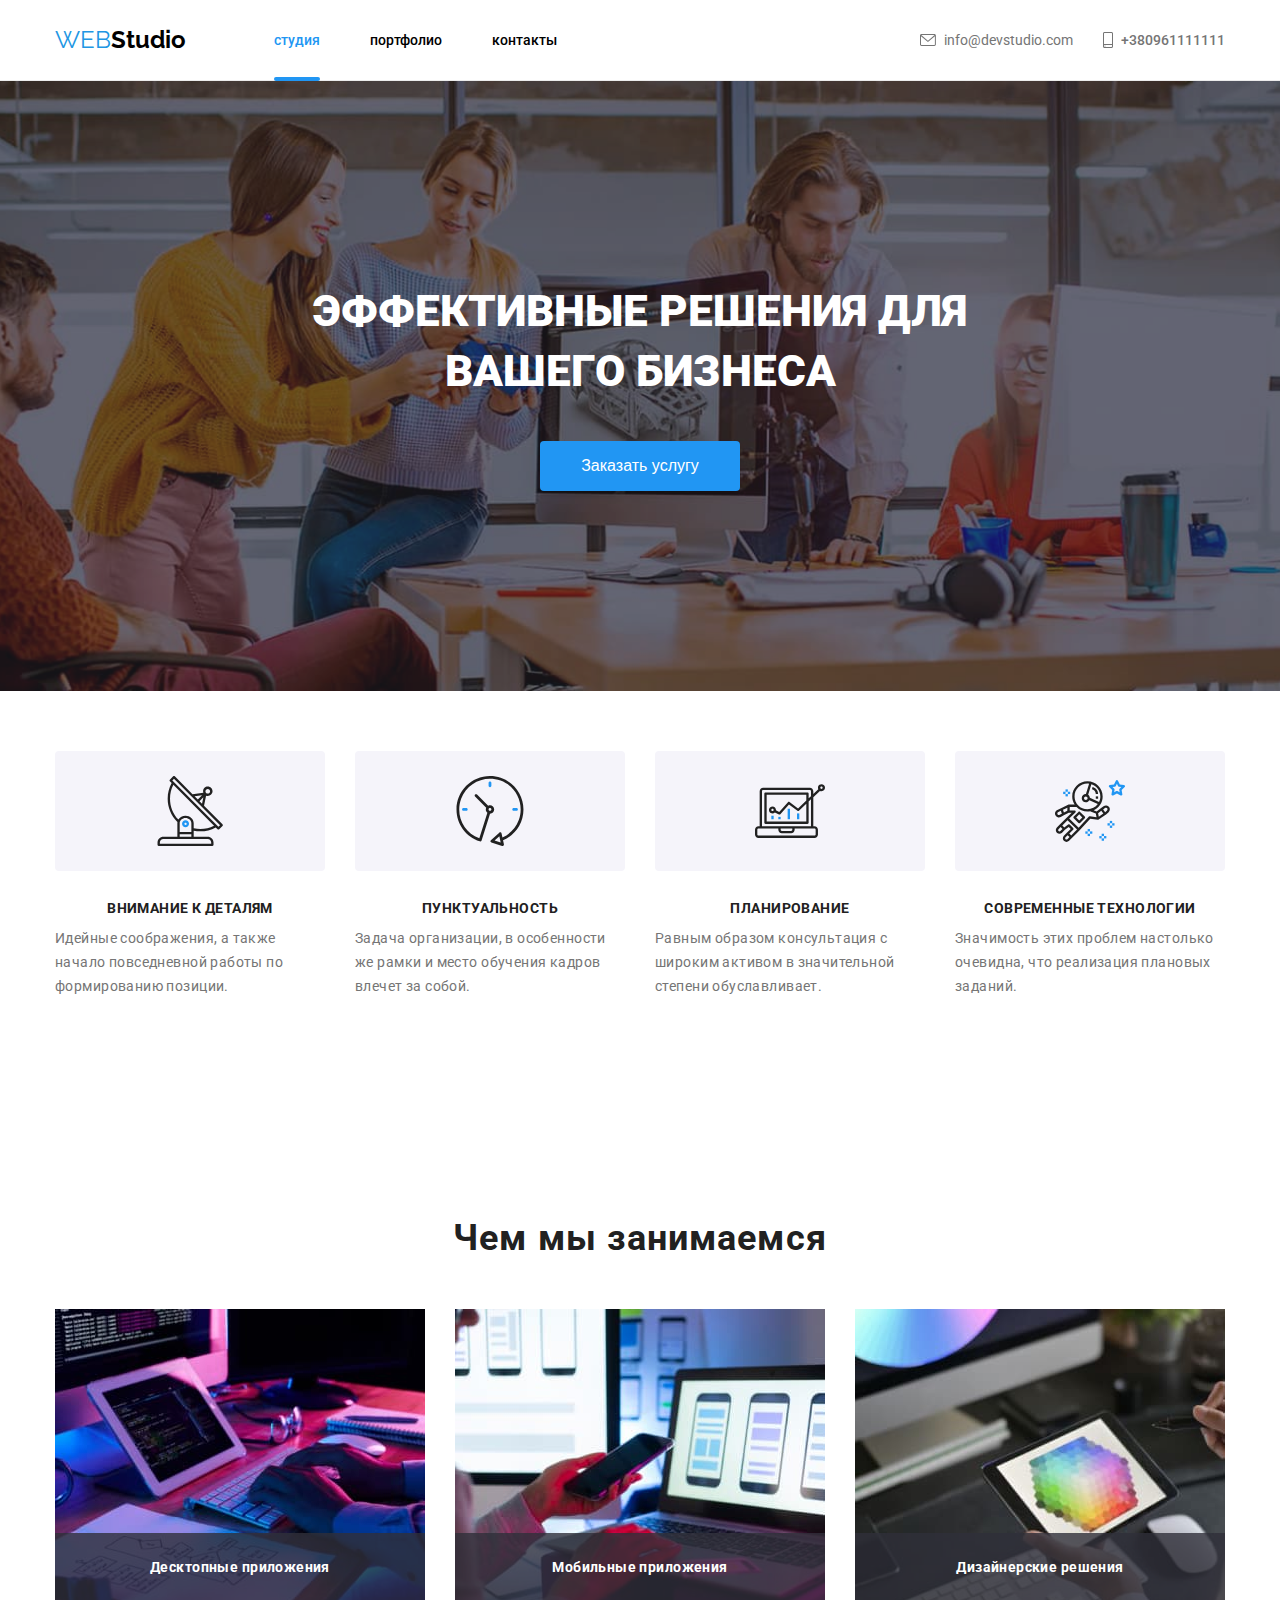
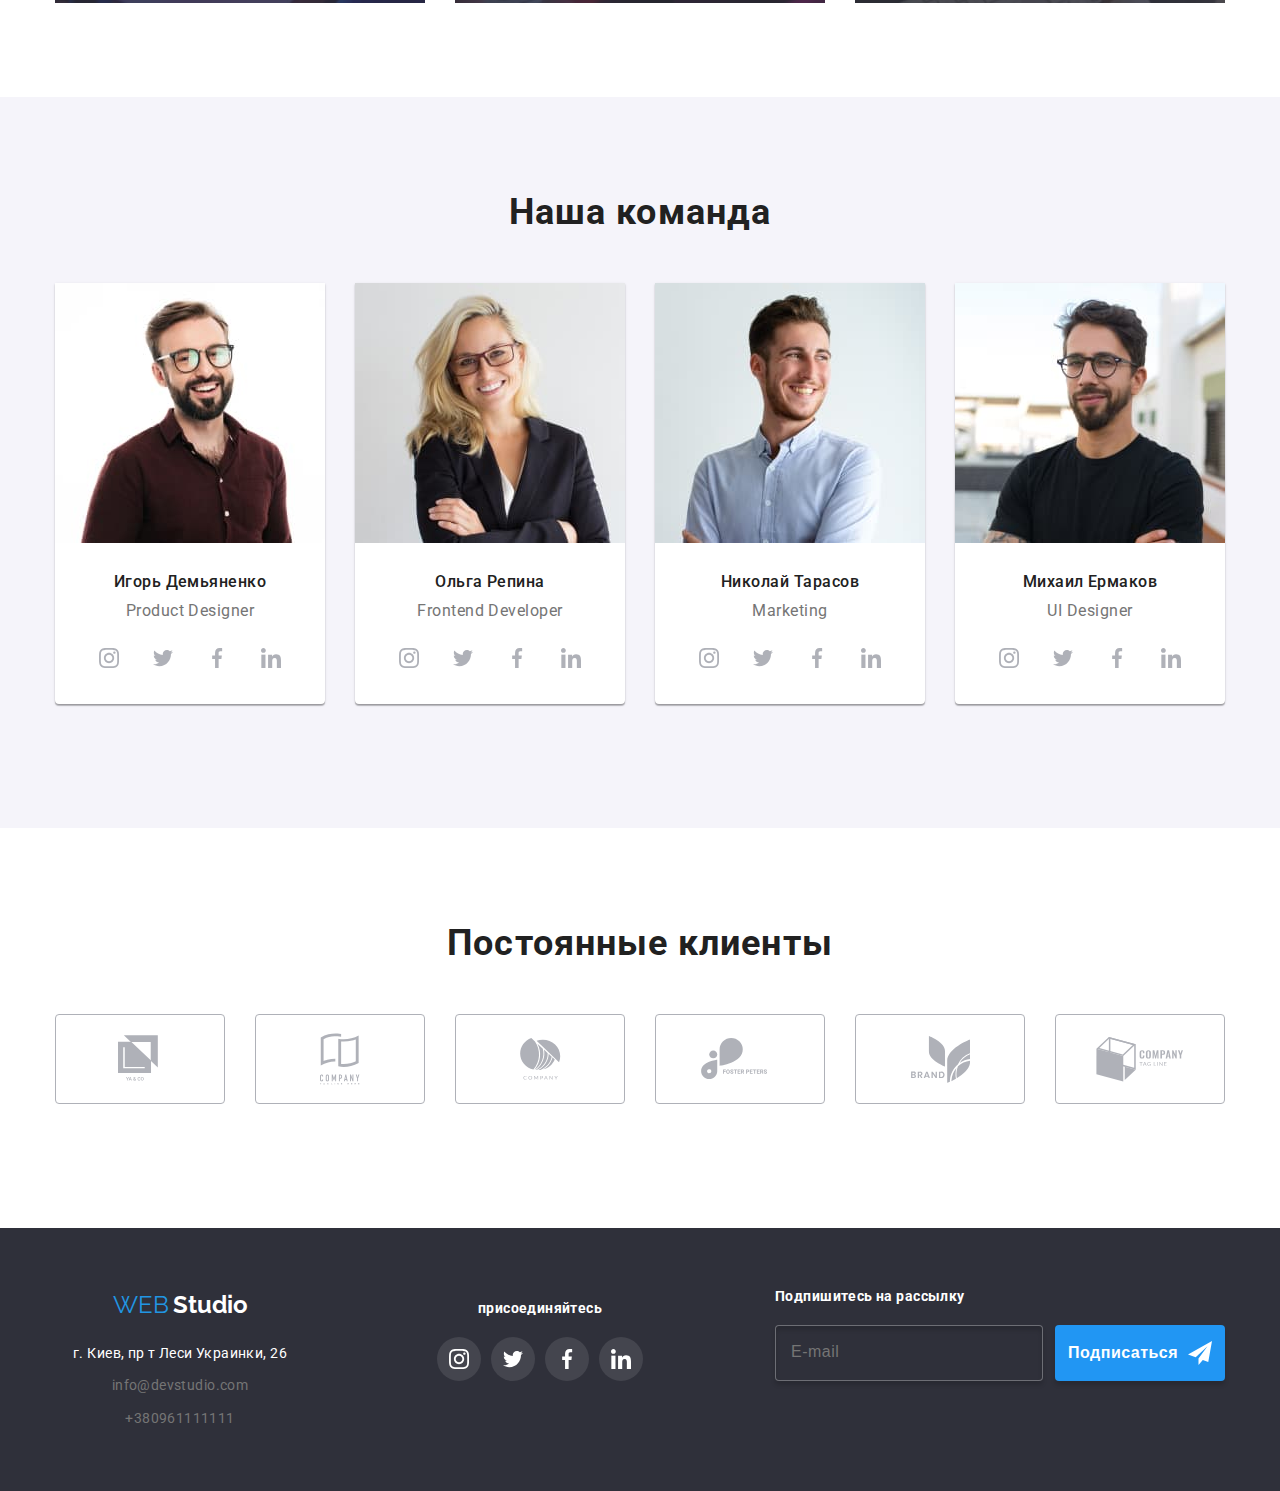
<file: index.html>
<!DOCTYPE html>
<html lang="ru">
  <head>
    <meta charset="UTF-8" />
    <meta name="viewport" content="width=device-width, initial-scale=1.0" />
    <title>Document</title>
    <link
      rel="stylesheet"
      href="https://cdnjs.cloudflare.com/ajax/libs/modern-normalize/1.0.0/modern-normalize.css"
      integrity="sha512-Zx6MlUMKSVJoQ+83OwhdILe8cSEsCzfqThJd7J/VA2UrK6Ctj85p+xzqfyuNXE5B1k25uUdmJ2OzItbBy9GHAQ=="
      crossorigin="anonymous"
    />
    <link rel="preconnect" href="https://fonts.gstatic.com" />
    <link
      href="https://fonts.googleapis.com/css2?family=Raleway:wght@700&family=Roboto:wght@400;500;700;900&display=swap"
      rel="stylesheet"
    />
    <link rel="stylesheet" href="./styles/main.min.css" />
  </head>
  <body>
    <header class="header">
      <div class="container">
        <div class="header__content">
          <div class="logo header__logo">
            <a class="logo__link" href="#">
              <span class="logo__first">WEB</span
              ><span class="logo__last">Studio</span>
            </a>
          </div>
          <div class="header__menu">
            <nav class="header__nav">
              <ul class="header__list">
                <li class="header__item current">
                  <a class="header__link" href="./index.html"> студия </a>
                </li>
                <li class="header__item">
                  <a class="header__link" href="./portfolio.html">портфолио</a>
                </li>
                <li class="header__item">
                  <a class="header__link" href="#">контакты</a>
                </li>
              </ul>
            </nav>
            <div class="header__contacts">
              <ul class="header__contacts-list">
                <li class="header__contacts-item mail-header">
                  <a
                    class="header__contacts-link"
                    href="mailto:info@devstudio.com"
                  >
                    <svg width="16" height="12">
                      <use href="./images/sprite.svg#icon-envelope" />
                    </svg>
                    info@devstudio.com
                  </a>
                </li>
                <li class="header__contacts-item tell-header">
                  <a class="header__contacts-link" href="tel:+380961111111">
                    <svg width="10" height="16">
                      <use href="./images/sprite.svg#icon-smartphone" />
                    </svg>
                    +380961111111
                  </a>
                </li>
              </ul>
            </div>
            <div class="header__social">
              <ul class="header__social-list">
                <li><a class="header__social-item" href="">Instagram</a></li>
                <li><a class="header__social-item" href="">Twitter</a></li>
                <li><a class="header__social-item" href="">Facebook</a></li>
                <li><a class="header__social-item" href="">LinkedIn</a></li>
              </ul>
            </div>
          </div>
          <button type="button" class="header__menu-button" data-burger-toggle>
            <svg
              width="24px"
              height="16px"
              aria-label="переключатель мобильного меню"
            >
              <use
                class="header__icon--close"
                href="./images/sprite.svg#icon-close_24px"
              ></use>
              <use
                class="header__icon--menu"
                href="./images/sprite.svg#icon-menu_24px"
              ></use>
            </svg>
          </button>
        </div>
      </div>
    </header>
    <main>
      <section class="section hero">
        <div class="container hero__container">
          <div class="hero__content">
            <h1 class="hero__title">ЭФФЕКТИВНЫЕ РЕШЕНИЯ ДЛЯ ВАШЕГО БИЗНЕСА</h1>
            <button data-modal-open class="hero__button" type="button">
              Заказать услугу
            </button>
          </div>
        </div>
      </section>

      <section class="section about">
        <div class="container">
          <div class="about__content">
            <div class="about__item">
              <div class="about__icon">
                <svg width="70" height="70">
                  <use href="./images/sprite.svg#icon-sputnik" />
                </svg>
              </div>
              <h3 class="about__title">ВНИМАНИЕ К ДЕТАЛЯМ</h3>
              <p class="about__text">
                Идейные соображения, а также начало повседневной работы по
                формированию позиции.
              </p>
            </div>

            <div class="about__item">
              <div class="about__icon">
                <svg width="70" height="70">
                  <use href="./images/sprite.svg#icon-clock-1" />
                </svg>
              </div>
              <h3 class="about__title">ПУНКТУАЛЬНОСТЬ</h3>
              <p class="about__text">
                Задача организации, в особенности же рамки и место обучения
                кадров влечет за собой.
              </p>
            </div>
            <div class="about__item">
              <div class="about__icon">
                <svg width="70" height="70">
                  <use
                    href="./images/sprite.svg#icon-diagram-1"
                    width="70"
                    height="70"
                  />
                </svg>
              </div>
              <h3 class="about__title">ПЛАНИРОВАНИЕ</h3>
              <p class="about__text">
                Равным образом консультация с широким активом в значительной
                степени обуславливает.
              </p>
            </div>
            <div class="about__item">
              <div class="about__icon">
                <svg width="70" height="70">
                  <use
                    href="./images/sprite.svg#icon-astronaut-1"
                    width="70"
                    height="70"
                  />
                </svg>
              </div>
              <h3 class="about__title">СОВРЕМЕННЫЕ ТЕХНОЛОГИИ</h3>
              <p class="about__text">
                Значимость этих проблем настолько очевидна, что реализация
                плановых заданий.
              </p>
            </div>
          </div>
        </div>
      </section>

      <section class="section working">
        <div class="container">
          <h2 class="working__title">Чем мы занимаемся</h2>
          <ul class="working__list">
            <li class="working__item">
              <picture>
                <source srcset="./images/main/work/desktop/work-img-1.jpg 1x, ./images/main/work/desktop/work-img-1@2x.jpg 2x" media="(min-width: 1200px)">
              <img
                src="./images/Десктопные_приложения.jpg"
                alt="foto work"/>
              </picture>
              <p class="working__label">Десктопные приложения</p>
            </li>
            <li class="working__item">
              <picture>
                <source srcset="./images/main/work/desktop/work-img-2.jpg 1x, ./images/main/work/desktop/work-img-2@2x.jpg 2x" media="(min-width: 1200px)">
              <img
                src="./images/Мобильные_приложения.jpg"
                alt="foto work"/>
            </picture>
              <p class="working__label">Мобильные приложения</p>
            </li>
            <li class="working__item">
              <picture>
                <source srcset="./images/main/work/desktop/work-img-3.jpg 1x, ./images/main/work/desktop/work-img-3@2x.jpg 2x" media="(min-width: 1200px)">
              <img
                src="./images/Дизайнерские_решения.jpg"
                alt="foto work"/>
            </picture>
              <p class="working__label">Дизайнерские решения</p>
            </li>
          </ul>
        </div>
      </section>
      <section class="section team">
        <div class="container">
          <h2 class="team__title">Наша команда</h2>
          <ul class="team__list">
            <li class="team__item">
              <picture>
                <source
                  srcset="
                    ./images/main/team/desktop/igor.jpg    1x,
                    ./images/main/team/desktop/igor@2x.jpg 2x,
                  "
                  media="(min-width: 1200px)"
                />
                <source
                  srcset="
                    ./images/main/team/tablet/igor.jpg    1x,
                    ./images/main/team/tablet/igor@2x.jpg 2x
                  "
                  media="(min-width: 768px)"
                />
                <source
                  srcset="
                    ./images/main/team/mobile/igor.jpg    1x,
                    ./images/main/team/mobile/igor@2x.jpg 2x
                  "
                  media="(min-width: 480px)"
                />
                <img src="./images/main/team/mobile/igor.webp" alt="our team" />
              </picture>
              <h3 class="team__name">Игорь Демьяненко</h3>
              <p class="team__position">Product Designer</p>
              <ul class="social-links">
                <li class="social-links__item">
                  <a href="#" class="social-links__link">
                    <svg>
                      <use href="./images/sprite.svg#icon-instagram-2" />
                    </svg>
                  </a>
                </li>
                <li class="social-links__item">
                  <a href="#" class="social-links__link">
                    <svg>
                      <use href="./images/sprite.svg#icon-twitter-1" />
                    </svg>
                  </a>
                </li>
                <li class="social-links__item">
                  <a href="#" class="social-links__link">
                    <svg>
                      <use href="./images/sprite.svg#icon-facebook-1" />
                    </svg>
                  </a>
                </li>
                <li class="social-links__item">
                  <a href="#" class="social-links__link">
                    <svg>
                      <use href="./images/sprite.svg#icon-linkedin-1" />
                    </svg>
                  </a>
                </li>
              </ul>
            </li>

            <li class="team__item">
              <picture>
                <source srcset="./images/main/team/desktop/olga.jpg 1x, ./images/main/team/desktop/olga@2x.jpg 2x" media="(min-width: 1200px)" />
                <source srcset="./images/main/team/tablet/olga.jpg 1x, ./images/main/team/tablet/olga@2x.jpg 2x" media="(min-width: 768px)" />
                <source srcset="./images/main/team/mobile/olga.jpg 1x, ./images/main/team/mobile/olga@2x.jpg 2x" media="(min-width:480px)" />
                <img src="./images/main/team/mobile/olga.webp" alt="our team" />
              </picture>
              <h3 class="team__name">Ольга Репина</h3>
              <p class="team__position">Frontend Developer</p>
              <ul class="social-links">
                <li class="social-links__item">
                  <a href="#" class="social-links__link">
                    <svg>
                      <use href="./images/sprite.svg#icon-instagram-2" />
                    </svg>
                  </a>
                </li>
                <li class="social-links__item">
                  <a href="#" class="social-links__link">
                    <svg>
                      <use href="./images/sprite.svg#icon-twitter-1" />
                    </svg>
                  </a>
                </li>
                <li class="social-links__item">
                  <a href="#" class="social-links__link">
                    <svg>
                      <use href="./images/sprite.svg#icon-facebook-1" />
                    </svg>
                  </a>
                </li>
                <li class="social-links__item">
                  <a href="#" class="social-links__link">
                    <svg>
                      <use href="./images/sprite.svg#icon-linkedin-1" />
                    </svg>
                  </a>
                </li>
              </ul>
            </li>
            <li class="team__item">
              <picture>
                <source srcset="./images/main/team/desktop/nike.jpg 1x, ./images/main/team/desktop/nike@2x.jpg 2x" media="(min-width: 1200px)" />
                <source srcset="./images/main/team/tablet/nike.jpg 1x, ./images/main/team/tablet/nike@2x.jpg 2x" media="(min-width: 768px)" />
                <source srcset="./images/main/team/mobile/nike.jpg 1x, ./images/main/team/mobile/nike@2x.jpg 2x" media="(min-width:480px)" />
                <img src="./images/main/team/mobile/nike.webp" alt="our team" />
              </picture>
              <h3 class="team__name">Николай Тарасов</h3>
              <p class="team__position">Marketing</p>
              <ul class="social-links">
                <li class="social-links__item">
                  <a href="#" class="social-links__link">
                    <svg>
                      <use href="./images/sprite.svg#icon-instagram-2" />
                    </svg>
                  </a>
                </li>
                <li class="social-links__item">
                  <a href="#" class="social-links__link">
                    <svg>
                      <use href="./images/sprite.svg#icon-twitter-1" />
                    </svg>
                  </a>
                </li>
                <li class="social-links__item">
                  <a href="#" class="social-links__link">
                    <svg>
                      <use href="./images/sprite.svg#icon-facebook-1" />
                    </svg>
                  </a>
                </li>
                <li class="social-links__item">
                  <a href="#" class="social-links__link">
                    <svg>
                      <use href="./images/sprite.svg#icon-linkedin-1" />
                    </svg>
                  </a>
                </li>
              </ul>
            </li>
            <li class="team__item">
              <picture>
                <source srcset="./images/main/team/desktop/mike.jpg 1x, ./images/main/team/desktop/mike@2x.jpg 2x" media="(min-width: 1200px)" />
                <source srcset="./images/main/team/tablet/mike.jpg 1x, ./images/main/team/tablet/mike@2x.jpg 2x" media="(min-width: 768px)" />
                <source srcset="./images/main/team/mobile/mike.jpg 1x, ./images/main/team/mobile/mike@2x.jpg 2x" media="(min-width:480px)" />
                <img src="./images/main/team/mobile/mike.jpg" alt="our team" />
              </picture>
              <h3 class="team__name">Михаил Ермаков</h3>
              <p class="team__position">UI Designer</p>
              <ul class="social-links">
                <li class="social-links__item">
                  <a href="#" class="social-links__link">
                    <svg>
                      <use href="./images/sprite.svg#icon-instagram-2" />
                    </svg>
                  </a>
                </li>
                <li class="social-links__item">
                  <a href="#" class="social-links__link">
                    <svg>
                      <use href="./images/sprite.svg#icon-twitter-1" />
                    </svg>
                  </a>
                </li>
                <li class="social-links__item">
                  <a href="#" class="social-links__link">
                    <svg>
                      <use href="./images/sprite.svg#icon-facebook-1" />
                    </svg>
                  </a>
                </li>
                <li class="social-links__item">
                  <a href="#" class="social-links__link">
                    <svg>
                      <use href="./images/sprite.svg#icon-linkedin-1" />
                    </svg>
                  </a>
                </li>
              </ul>
            </li>
          </ul>
        </div>
      </section>
      <section class="section partners">
        <div class="container">
          <h2 class="partners__title">Постоянные клиенты</h2>
          <ul class="partners__list">
            <li class="partners__item">
              <a href="#" class="partners__icon">
                <svg width="44" height="49">
                  <use href="./images/sprite.svg#icon-logo-1" />
                </svg>
              </a>
            </li>
            <li class="partners__item">
              <a href="#" class="partners__icon">
                <svg width="40" height="52">
                  <use href="./images/sprite.svg#icon-logo-2" />
                </svg>
              </a>
            </li>
            <li class="partners__item">
              <a href="#" class="partners__icon">
                <svg width="41" height="42">
                  <use href="./images/sprite.svg#icon-logo-3" />
                </svg>
              </a>
            </li>
            <li class="partners__item">
              <a href="#" class="partners__icon">
                <svg width="79" height="42">
                  <use href="./images/sprite.svg#icon-logo-4" />
                </svg>
              </a>
            </li>
            <li class="partners__item">
              <a href="#" class="partners__icon">
                <svg width="59" height="47">
                  <use href="./images/sprite.svg#icon-logo-5" />
                </svg>
              </a>
            </li>
            <li class="partners__item">
              <a href="#" class="partners__icon">
                <svg width="88" height="45">
                  <use href="./images/sprite.svg#icon-logo-6" />
                </svg>
              </a>
            </li>
          </ul>
        </div>
      </section>
    </main>
    <footer class="footer">
      <div class="container">
        <div class="footer__content">
          <div class="footer__info">
            <div class="logo logo--light footer__logo">
              <a class="logo__link" href="#">
                <span class="logo__first">WEB</span>
                <span class="logo__last">Studio</span>
              </a>
            </div>
            <div class="footer__contacts">
              <ul class="footer__list">
                <li class="footer__item">
                  <a
                    class="footer__link"
                    href="https://goo.gl/maps/7RgDSENQ5KW48WeS6"
                    rel="noopener noreferrer"
                  >
                    г. Киев, пр т Леси Украинки, 26
                  </a>
                </li>
                <li class="footer__item">
                  <a class="footer__link" href="mailto:info@devstudio.com">
                    info@devstudio.com
                  </a>
                </li>
                <li class="footer__item">
                  <a class="footer__link" href="tel:+380961111111">
                    +380961111111
                  </a>
                </li>
              </ul>
            </div>
          </div>

          <div class="footer__social">
            <h2 class="footer__title">присоединяйтесь</h2>
            <ul class="social-links social-links--dark">
              <li class="social-links__item">
                <a href="#" class="social-links__link">
                  <svg>
                    <use href="./images/sprite.svg#icon-instagram-2" />
                  </svg>
                </a>
              </li>
              <li class="social-links__item">
                <a href="#" class="social-links__link social-links__link--dark">
                  <svg>
                    <use href="./images/sprite.svg#icon-twitter-1" />
                  </svg>
                </a>
              </li>
              <li class="social-links__item">
                <a href="#" class="social-links__link">
                  <svg>
                    <use href="./images/sprite.svg#icon-facebook-1" />
                  </svg>
                </a>
              </li>
              <li class="social-links__item">
                <a href="#" class="social-links__link">
                  <svg>
                    <use href="./images/sprite.svg#icon-linkedin-1" />
                  </svg>
                </a>
              </li>
            </ul>
          </div>
          <div class="footer__input_wrapper">
            <p class="footer__input_title">Подпишитесь на рассылку</p>
            <form action="#" class="footer__input">
              <input
                type="email"
                name="e-mail"
                class="footer__input_item"
                placeholder="E-mail"
              />
              <button type="submit" class="footer__btn"
                >Подписаться
                <svg>
                  <use href="./images/sprite.svg#icon-icon-send" />
                </svg>
              </button>
            </form>
          </div>
        </div>
      </div>
    </footer>
    <div class="backdrop backdrop--is-hidden" data-modal>
      <div class="modal">
        <button type="button" class="modal__close-button" data-modal-close>
          <svg>
            <use href="./images/sprite.svg#icon-Vector" />
          </svg>
        </button>
        <div class="modal__content">
          <p class="modal__title">Оставьте свои данные, мы вам перезвоним</p>
          <form>
            <div class="modal__form">
              <div class="modal__field">
                <label class="modal__label" for="name-user">Имя</label>
                <input
                  type="text"
                  name="user-name"
                  id="name-user"
                  class="modal__input"
                />
                <svg width="12" height="12" class="modal__icon">
                  <use href="./images/sprite.svg#icon-user" />
                </svg>
              </div>
              <div class="modal__field">
                <label class="modal__label" for="tel-user">Телефон</label>
                <input
                  type="tel"
                  name="user-phone"
                  id="tel-user"
                  class="modal__input"
                />
                <svg width="13" height="13" class="modal__icon">
                  <use href="./images/sprite.svg#icon-tel" />
                </svg>
              </div>
              <div class="modal__field">
                <label class="modal__label" for="email-user">Почта</label>
                <input
                  type="email"
                  name="user-email"
                  id="email-user"
                  class="modal__input"
                />
                <svg width="15" height="12" class="modal__icon">
                  <use href="./images/sprite.svg#icon-mail" />
                </svg>
              </div>
              <div class="modal__field modal__field--textarea">
                <label class="modal__label" for="comment-user"
                  >Комментарий</label
                >
                <textarea
                  name="comment"
                  id="comment-user"
                  class="modal__textarea"
                  placeholder="Введите текст"
                ></textarea>
              </div>
              <label for="check" class="modal__checkbox-wrapper">
                <input type="checkbox" id="check" class="modal__checkbox" />
                <div class="modal__fake-checkbox">
                  <svg width="11" height="8">
                    <use href="./images/sprite.svg#icon-tick" />
                  </svg>
                </div>

                <span class="modal__agree-text"
                  >Соглашаюсь с рассылкой и принимаю
                  <a href="#">Условия договора</a></span
                >
              </label>
              <button class="modal__btn" type="submit">Отправить</button>
            </div>
          </form>
        </div>
      </div>
    </div>
    <script src="./js/mobile-menu.js"></script>
    <script src="./js/modal.js"></script>
  </body>
</html>
</file>
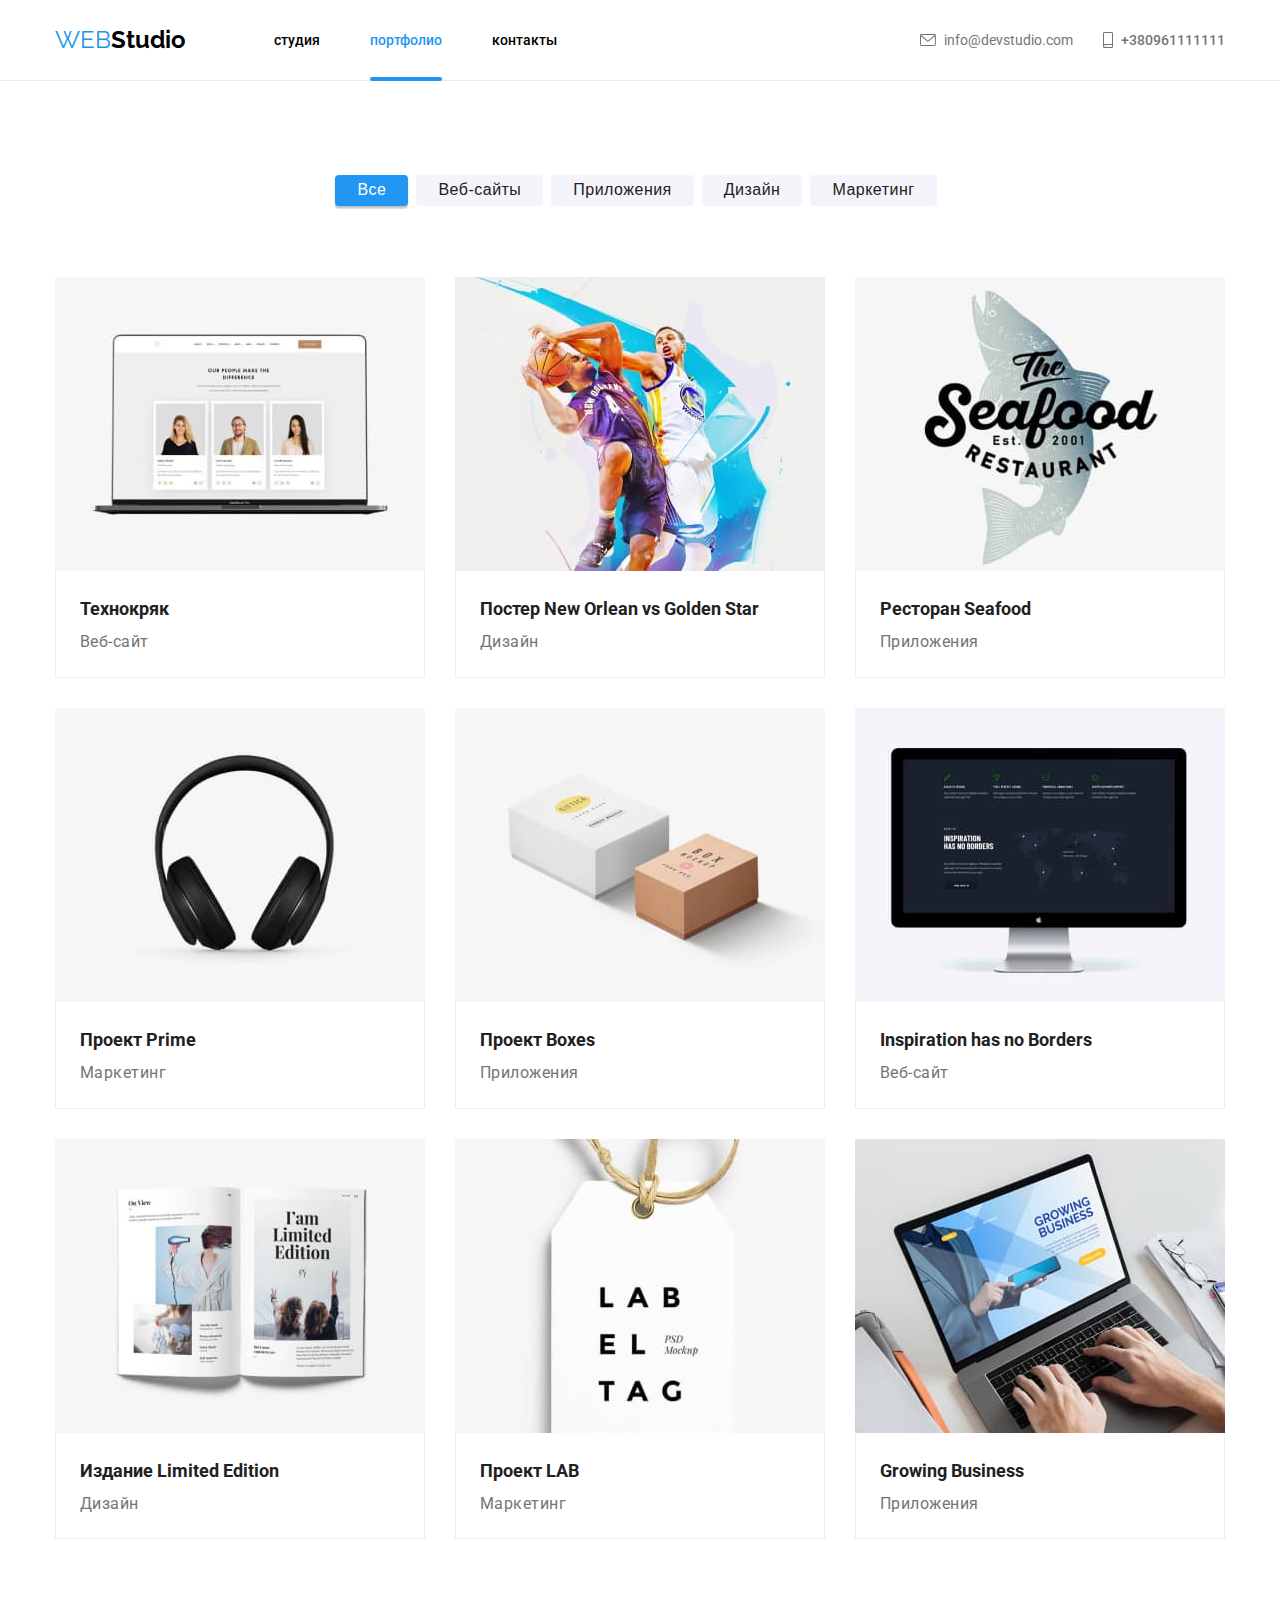
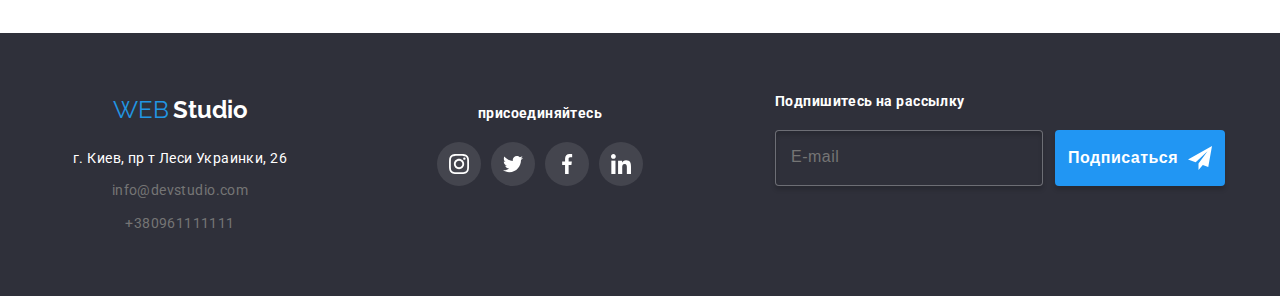
<file: portfolio.html>
<!DOCTYPE html>
<html lang="ru">
  <head>
    <meta charset="UTF-8" />
    <meta name="viewport" content="width=device-width, initial-scale=1.0" />
    <title>Document</title>
    <link
      rel="stylesheet"
      href="https://cdnjs.cloudflare.com/ajax/libs/modern-normalize/1.0.0/modern-normalize.css"
      integrity="sha512-Zx6MlUMKSVJoQ+83OwhdILe8cSEsCzfqThJd7J/VA2UrK6Ctj85p+xzqfyuNXE5B1k25uUdmJ2OzItbBy9GHAQ=="
      crossorigin="anonymous"
    />
    <link rel="preconnect" href="https://fonts.gstatic.com" />
    <link
      href="https://fonts.googleapis.com/css2?family=Raleway:wght@700&family=Roboto:wght@400;500;700;900&display=swap"
      rel="stylesheet"
    />
    <link rel="stylesheet" href="./styles/main.min.css" />
  </head>
  <body id="portfolio">
    <header class="header">
      <div class="container">
        <div class="header__content">
          <div class="logo header__logo">
            <a class="logo__link" href="#">
              <span class="logo__first">WEB</span
              ><span class="logo__last">Studio</span>
            </a>
          </div>
          <div class="header__menu">
            <nav class="header__nav">
              <ul class="header__list">
                <li class="header__item">
                  <a class="header__link" href="./index.html"> студия </a>
                </li>
                <li class="header__item current">
                  <a class="header__link" href="./portfolio.html">портфолио</a>
                </li>
                <li class="header__item">
                  <a class="header__link" href="#">контакты</a>
                </li>
              </ul>
            </nav>
            <div class="header__contacts">
              <ul class="header__contacts-list">
                <li class="header__contacts-item mail-header">
                  <a
                    class="header__contacts-link"
                    href="mailto:info@devstudio.com"
                  >
                    <svg width="16" height="12">
                      <use href="./images/sprite.svg#icon-envelope" />
                    </svg>
                    info@devstudio.com
                  </a>
                </li>
                <li class="header__contacts-item tell-header">
                  <a class="header__contacts-link" href="tel:+380961111111">
                    <svg width="10" height="16">
                      <use href="./images/sprite.svg#icon-smartphone" />
                    </svg>
                    +380961111111
                  </a>
                </li>
              </ul>
            </div>
            <div class="header__social">
              <ul class="header__social-list">
                <li><a class="header__social-item" href="">Instagram</a></li>
                <li><a class="header__social-item" href="">Twitter</a></li>
                <li><a class="header__social-item" href="">Facebook</a></li>
                <li><a class="header__social-item" href="">LinkedIn</a></li>
              </ul>
            </div>
          </div>
          <button type="button" class="header__menu-button" data-burger-toggle>
            <svg
              width="24px"
              height="16px"
              aria-label="переключатель мобильного меню"
            >
              <use
                class="header__icon--close"
                href="./images/sprite.svg#icon-close_24px"
              ></use>
              <use
                class="header__icon--menu"
                href="./images/sprite.svg#icon-menu_24px"
              ></use>
            </svg>
          </button>
        </div>
      </div>
    </header>
    <main>
      <section class="section filter">
        <div class="container">
          <ul class="filter__list">
            <li class="filter__item filter__item--current">
              <button class="filter__button" type="button">Все</button>
            </li>
            <li class="filter__item">
              <button class="filter__button" type="button">Веб-сайты</button>
            </li>
            <li class="filter__item">
              <button class="filter__button" type="button">Приложения</button>
            </li>
            <li class="filter__item">
              <button class="filter__button" type="button">Дизайн</button>
            </li>
            <li class="filter__item">
              <button class="filter__button" type="button">Маркетинг</button>
            </li>
          </ul>
          <ul class="project__list">
            <li class="project__item">
              <div class="project__image-wrapper">
                <picture>
                  <source
                    srcset="
                      ./images/portfolio/desktop/techno-crack.jpg    1x,
                      ./images/portfolio/desktop/techno-crack@2x.jpg 2x
                    "
                    media="(min-width: 1200px)"
                  />
                  <source
                    srcset="
                      ./images/portfolio/tablet/techno-crack.jpg    1x,
                      ./images/portfolio/tablet/techno-crack@2x.jpg 2x
                    "
                    media="(min-width: 768px)"
                  />
                  <source
                    srcset="
                      ./images/portfolio/mobile/techno-crack.jpg    1x,
                      ./images/portfolio/mobile/techno-crack@2x.jpg 2x
                    "
                    media="(min-width:480px)"
                  />
                  <img
                    src="./images/portfolio/mobile/techno-crack.webp"
                    alt="foto_website"
                  />
                </picture>
                <div class="project__overlay">
                  <p>
                    Технокряк это современная площадка распространения
                    коронавируса. Компании используют эту платформу для
                    цифрового шпионажа и атак на защищённые сервера конкурентов.
                  </p>
                </div>
              </div>
              <div class="project__text">
                <h4 class="project__title">Технокряк</h4>
                <p class="project__description">Веб-сайт</p>
              </div>
            </li>
            <li class="project__item">
              <div class="project__image-wrapper">
                <picture>
                  <source
                    srcset="
                      ./images/portfolio/desktop/basketball.jpg    1x,
                      ./images/portfolio/desktop/basketball@2x.jpg 2x
                    "
                    media="(min-width: 1200px)"
                  />
                  <source
                    srcset="
                      ./images/portfolio/tablet/basketball.jpg    1x,
                      ./images/portfolio/tablet/basketball@2x.jpg 2x
                    "
                    media="(min-width: 768px)"
                  />
                  <source
                    srcset="
                      ./images/portfolio/mobile/basketball.jpg    1x,
                      ./images/portfolio/mobile/basketball@2x.jpg 2x
                    "
                    media="(min-width:480px)"
                  />
                  <img
                    src="./images/portfolio/mobile/basketball.webp"
                    alt="foto_golden_star"
                  />
                </picture>
                <div class="project__overlay">
                  <p
                    >Lorem ipsum dolor sit amet consectetur adipisicing elit.
                    Sunt similique natus, consequuntur dolorum delectus dolores
                    vero? Alias, dolorem minus. Culpa.</p
                  >
                </div>
              </div>
              <div class="project__text">
                <h4 class="project__title">
                  Постер New Orlean vs Golden Star
                </h4>
                <p class="project__description">Дизайн</p>
              </div>
            </li>
            <li class="project__item">
              <div class="project__image-wrapper">
                <picture>
                  <source
                    srcset="
                      ./images/portfolio/desktop/restaurant.jpg    1x,
                      ./images/portfolio/desktop/restaurant@2x.jpg 2x
                    "
                    media="(min-width: 1200px)"
                  />
                  <source
                    srcset="
                      ./images/portfolio/tablet/restaurant.jpg    1x,
                      ./images/portfolio/tablet/restaurant@2x.jpg 2x
                    "
                    media="(min-width: 768px)"
                  />
                  <source
                    srcset="
                      ./images/portfolio/mobile/restaurant.jpg    1x,
                      ./images/portfolio/mobile/restaurant@2x.jpg 2x
                    "
                    media="(min-width:480px)"
                  />
                  <img
                    src="./images/portfolio/mobile/restaurant.webp"
                    alt="foto_restorant"
                  />
                </picture>
                <div class="project__overlay">
                  <p
                    >Lorem ipsum dolor sit amet consectetur adipisicing elit.
                    Sunt similique natus, consequuntur dolorum delectus dolores
                    vero? Alias, dolorem minus. Culpa.</p
                  >
                </div>
              </div>
              <div class="project__text">
                <h4 class="project__title">Ресторан Seafood</h4>
                <p class="project__description">Приложения</p>
              </div>
            </li>
            <li class="project__item">
              <div class="project__image-wrapper">
                <picture>
                  <source
                    srcset="
                      ./images/portfolio/desktop/proj-prime.jpg    1x,
                      ./images/portfolio/desktop/proj-prime@2x.jpg 2x
                    "
                    media="(min-width: 1200px)"
                  />
                  <source
                    srcset="
                      ./images/portfolio/tablet/proj-prime.jpg    1x,
                      ./images/portfolio/tablet/proj-prime@2x.jpg 2x
                    "
                    media="(min-width: 768px)"
                  />
                  <source
                    srcset="
                      ./images/portfolio/mobile/proj-prime.jpg    1x,
                      ./images/portfolio/mobile/proj-prime@2x.jpg 2x
                    "
                    media="(min-width:480px)"
                  />
                  <img
                    src="./images/portfolio/mobile/proj-prime.webp"
                    alt="foto_headphones"
                  />
                </picture>
                <div class="project__overlay">
                  <p
                    >Lorem ipsum dolor sit amet consectetur adipisicing elit.
                    Sunt similique natus, consequuntur dolorum delectus dolores
                    vero? Alias, dolorem minus. Culpa.</p
                  >
                </div>
              </div>
              <div class="project__text">
                <h4 class="project__title">Проект Prime</h4>
                <p class="project__description">Маркетинг</p>
              </div>
            </li>
            <li class="project__item">
              <div class="project__image-wrapper">
                <picture>
                  <source
                    srcset="
                      ./images/portfolio/desktop/proj-boxes.jpg    1x,
                      ./images/portfolio/desktop/proj-boxes@2x.jpg 2x
                    "
                    media="(min-width: 1200px)"
                  />
                  <source
                    srcset="
                      ./images/portfolio/tablet/proj-boxes.jpg    1x,
                      ./images/portfolio/tablet/proj-boxes@2x.jpg 2x
                    "
                    media="(min-width: 768px)"
                  />
                  <source
                    srcset="
                      ./images/portfolio/mobile/proj-boxes.jpg    1x,
                      ./images/portfolio/mobile/proj-boxes@2x.jpg 2x
                    "
                    media="(min-width:480px)"
                  />
                  <img
                    src="./images/portfolio/mobile/proj-boxes.webp"
                    alt="foto_headphones"
                  />
                </picture>
                <div class="project__overlay">
                  <p
                    >Lorem ipsum dolor sit amet consectetur adipisicing elit.
                    Sunt similique natus, consequuntur dolorum delectus dolores
                    vero? Alias, dolorem minus. Culpa.</p
                  >
                </div>
              </div>
              <div class="project__text">
                <h4 class="project__title">Проект Boxes</h4>
                <p class="project__description">Приложения</p>
              </div>
            </li>
            <li class="project__item">
              <div class="project__image-wrapper">
                <picture>
                  <source
                    srcset="
                      ./images/portfolio/desktop/inspiration.jpg    1x,
                      ./images/portfolio/desktop/inspiration@2x.jpg 2x
                    "
                    media="(min-width: 1200px)"
                  />
                  <source
                    srcset="
                      ./images/portfolio/tablet/inspiration.jpg    1x,
                      ./images/portfolio/tablet/inspiration@2x.jpg 2x
                    "
                    media="(min-width: 768px)"
                  />
                  <source
                    srcset="
                      ./images/portfolio/mobile/inspiration.jpg    1x,
                      ./images/portfolio/mobile/inspiration@2x.jpg 2x
                    "
                    media="(min-width:480px)"
                  />
                  <img
                    src="./images/portfolio/mobile/inspiration.webp"
                    alt="foto_borders"
                  />
                </picture>
                <div class="project__overlay">
                  <p
                    >Lorem ipsum dolor sit amet consectetur adipisicing elit.
                    Sunt similique natus, consequuntur dolorum delectus dolores
                    vero? Alias, dolorem minus. Culpa.</p
                  >
                </div>
              </div>
              <div class="project__text">
                <h4 class="project__title">Inspiration has no Borders</h4>
                <p class="project__description">Веб-сайт</p>
              </div>
            </li>
            <li class="project__item">
              <div class="project__image-wrapper">
                <picture>
                  <source
                    srcset="
                      ./images/portfolio/desktop/edition-le.jpg    1x,
                      ./images/portfolio/desktop/edition-le@2x.jpg 2x
                    "
                    media="(min-width: 1200px)"
                  />
                  <source
                    srcset="
                      ./images/portfolio/tablet/edition-le.jpg    1x,
                      ./images/portfolio/tablet/edition-le@2x.jpg 2x
                    "
                    media="(min-width: 768px)"
                  />
                  <source
                    srcset="
                      ./images/portfolio/mobile/edition-le.jpg    1x,
                      ./images/portfolio/mobile/edition-le@2x.jpg 2x
                    "
                    media="(min-width:480px)"
                  />
                  <img
                    src="./images/portfolio/mobile/edition-le.webp"
                    alt="foto_edition"
                  />
                </picture>
                <div class="project__overlay">
                  <p
                    >Lorem ipsum dolor sit amet consectetur adipisicing elit.
                    Sunt similique natus, consequuntur dolorum delectus dolores
                    vero? Alias, dolorem minus. Culpa.</p
                  >
                </div>
              </div>
              <div class="project__text">
                <h4 class="project__title">Издание Limited Edition</h4>
                <p class="project__description">Дизайн</p>
              </div>
            </li>
            <li class="project__item">
              <div class="project__image-wrapper">
                <picture>
                  <source
                    srcset="
                      ./images/portfolio/desktop/proj-lab.jpg    1x,
                      ./images/portfolio/desktop/proj-lab@2x.jpg 2x
                    "
                    media="(min-width: 1200px)"
                  />
                  <source
                    srcset="
                      ./images/portfolio/tablet/proj-lab.jpg    1x,
                      ./images/portfolio/tablet/proj-lab@2x.jpg 2x
                    "
                    media="(min-width: 768px)"
                  />
                  <source
                    srcset="
                      ./images/portfolio/mobile/proj-lab.jpg    1x,
                      ./images/portfolio/mobile/proj-lab@2x.jpg 2x
                    "
                    media="(min-width:480px)"
                  />
                  <img
                    src="./images/portfolio/mobile/proj-lab.webp"
                    alt="foto_lab"
                  />
                </picture>
                <div class="project__overlay">
                  <p
                    >Lorem ipsum dolor sit amet consectetur adipisicing elit.
                    Sunt similique natus, consequuntur dolorum delectus dolores
                    vero? Alias, dolorem minus. Culpa.</p
                  >
                </div>
              </div>
              <div class="project__text">
                <h4 class="project__title">Проект LAB</h4>
                <p class="project__description">Маркетинг</p>
              </div>
            </li>
            <li class="project__item">
              <div class="project__image-wrapper">
                <picture>
                  <source
                    srcset="
                      ./images/portfolio/desktop/growing-business.jpg    1x,
                      ./images/portfolio/desktop/growing-business@2x.jpg 2x
                    "
                    media="(min-width: 1200px)"
                  />
                  <source
                    srcset="
                      ./images/portfolio/tablet/growing-business.jpg    1x,
                      ./images/portfolio/tablet/growing-business@2x.jpg 2x
                    "
                    media="(min-width: 768px)"
                  />
                  <source
                    srcset="
                      ./images/portfolio/mobile/growing-business.jpg    1x,
                      ./images/portfolio/mobile/growing-business@2x.jpg 2x
                    "
                    media="(min-width:480px)"
                  />
                  <img
                    src="./images/portfolio/mobile/growing-business.webp"
                    alt="foto_growing"
                  />
                </picture>
                <div class="project__overlay">
                  <p
                    >Lorem ipsum dolor sit amet consectetur adipisicing elit.
                    Sunt similique natus, consequuntur dolorum delectus dolores
                    vero? Alias, dolorem minus. Culpa.</p
                  >
                </div>
              </div>
              <div class="project__text">
                <h4 class="project__title">Growing Business</h4>
                <p class="project__description">Приложения</p>
              </div>
            </li>
          </ul>
        </div>
      </section>
    </main>
    <footer class="footer">
      <div class="container">
        <div class="footer__content">
          <div class="footer__info">
            <div class="logo logo--light footer__logo">
              <a class="logo__link" href="#">
                <span class="logo__first">WEB</span>
                <span class="logo__last">Studio</span>
              </a>
            </div>
            <div class="footer__contacts">
              <ul class="footer__list">
                <li class="footer__item">
                  <a
                    class="footer__link"
                    href="https://goo.gl/maps/7RgDSENQ5KW48WeS6"
                    rel="noopener noreferrer"
                  >
                    г. Киев, пр т Леси Украинки, 26
                  </a>
                </li>
                <li class="footer__item">
                  <a class="footer__link" href="mailto:info@devstudio.com">
                    info@devstudio.com
                  </a>
                </li>
                <li class="footer__item">
                  <a class="footer__link" href="tel:+380961111111">
                    +380961111111
                  </a>
                </li>
              </ul>
            </div>
          </div>

          <div class="footer__social">
            <h2 class="footer__title">присоединяйтесь</h2>
            <ul class="social-links social-links--dark">
              <li class="social-links__item">
                <a href="#" class="social-links__link">
                  <svg>
                    <use href="./images/sprite.svg#icon-instagram-2" />
                  </svg>
                </a>
              </li>
              <li class="social-links__item">
                <a href="#" class="social-links__link social-links__link--dark">
                  <svg>
                    <use href="./images/sprite.svg#icon-twitter-1" />
                  </svg>
                </a>
              </li>
              <li class="social-links__item">
                <a href="#" class="social-links__link">
                  <svg>
                    <use href="./images/sprite.svg#icon-facebook-1" />
                  </svg>
                </a>
              </li>
              <li class="social-links__item">
                <a href="#" class="social-links__link">
                  <svg>
                    <use href="./images/sprite.svg#icon-linkedin-1" />
                  </svg>
                </a>
              </li>
            </ul>
          </div>
          <div class="footer__input_wrapper">
            <p class="footer__input_title">Подпишитесь на рассылку</p>
            <form action="#" class="footer__input">
              <input
                type="email"
                name="e-mail"
                class="footer__input_item"
                placeholder="E-mail"
              />
              <button type="submit" class="footer__btn"
                >Подписаться
                <svg>
                  <use href="./images/sprite.svg#icon-icon-send" />
                </svg>
              </button>
            </form>
          </div>
        </div>
      </div>
    </footer>
    <script src="./js/mobile-menu.js"></script>
  </body>
</html>
</file>
<file: styles/main.min.css>
:root{--c-background: #e5e5e5;--c-white: #ffffff;--c-blue: #2196e3;--c-light-blue: #2196f3;--c-black: #000000;--c-dark: #212121;--c-boulder: #757575;--c-gray: #afb1b8;--c-colordesc: #2f303a;--c-colorteam: #f5f4fa;--font-roboto: "Roboto", sans-serif;--font-raleway: "Raleway", sans-serif;--max-container-width: 1200px;--container-padding: 0 15px;--section-padding: 94px 0;--section-padding-mobile: 60px 0}*{margin:0%;padding:0%;box-sizing:border-box}p{margin:0;padding:0}body{background-color:var(--c-white);font-family:var(--font-roboto)}button{background-color:transparent;border:none;cursor:pointer}a{text-decoration:none}ul li{list-style:none}img{display:block;width:100%}a{color:inherit}.section{padding:var(--section-padding-mobile)}@media screen and (min-width: 1024px){.section{padding:var(--section-padding)}}.container{max-width:var(--max-container-width);margin:0 auto;padding:var(--container-padding)}.social-links{display:flex;justify-content:center;align-items:center}.social-links__item{margin-right:10px;margin-left:0}.social-links__item:last-child{margin-right:0}.social-links__link{display:flex;border-radius:50%;justify-content:center;align-items:center;color:var(--c-gray);width:44px;height:44px;transition:color 0.25s cubic-bezier(0.4, 0, 0.2, 1),background-color 0.25s cubic-bezier(0.4, 0, 0.2, 1)}.social-links__link svg{width:20px;height:20px;color:inherit}.social-links__link:hover{background-color:var(--c-light-blue);color:var(--c-white)}.social-links--dark .social-links__link{background:rgba(255,255,255,0.1);color:var(--c-white)}.social-links--dark .social-links__link:hover{background-color:var(--c-light-blue)}.title,.working__title,.team__title,.partners__title{color:var(--c-dark);font-weight:700;font-size:36px;line-height:1.17;letter-spacing:0.03em}.backdrop{position:fixed;top:0;left:0;width:100vw;height:100vh;background-color:rgba(0,0,0,0.5);z-index:999;transition:all 250ms linear}.backdrop--is-hidden{opacity:0;visibility:hidden;pointer-events:none}.logo__first{color:var(--c-blue);font-size:24px;font-weight:400;font-family:var(--font-raleway);line-height:1.17}.logo__last{color:var(--c-black);font-size:24px;font-weight:700;font-family:var(--font-raleway);line-height:1.38}.logo--light .logo__last{color:var(--c-white)}.modal__close-button{position:absolute;top:8px;right:8px;width:30px;height:30px;border:1px solid rgba(0,0,0,0.1);box-sizing:border-box;border-radius:50%;padding:10 10}.modal__close-button:hover{color:var(--c-light-blue)}.modal__close-button svg{color:inherit;width:11px;height:11px;fill:none}.header{border-bottom:1px solid #ececec}.container .header{width:480px}.header.isOpened .header__icon--close{display:block}.header.isOpened .header__icon--menu{display:none}@media screen and (min-width: 768px){.header.isOpened .header__icon--menu{display:block}}.header.isOpened .header__menu{opacity:1;transform:translateX(0)}.header.isOpened .header__menu-button{position:fixed;right:15px}.header__icon--close{display:none;color:inherit}.header__content{display:flex;justify-content:space-between;align-items:center}.header__logo{margin:16px 0}@media screen and (min-width: 768px){.header__logo{margin-right:88px;display:flex}.header__logo__link{display:flex}}.header__menu-button{display:inline-flex;margin:0;padding:0;border:none;background-color:transparent;position:relative;z-index:5;cursor:pointer}.header__menu-button:focus,.header__menu-button:hover{color:var(--c-light-blue)}@media screen and (min-width: 768px){.header__menu-button{display:none}}@media screen and (min-width: 768px){.header__nav{display:flex;align-items:center}}.header__menu{display:flex;flex-direction:column;position:fixed;padding:48px 20px;top:0;left:0;width:100%;height:100%;z-index:3;background:var(--c-white);transform:translateX(100%);opacity:0;transition:0.25s cubic-bezier(0.4, 0, 0.2, 1)}@media screen and (min-width: 480px){.header__menu{padding:48px 40px}}@media screen and (min-width: 768px){.header__menu{opacity:1;transform:translateX(0);position:static;flex-direction:unset;justify-content:space-between;padding:0}}@media screen and (min-width: 768px){.header__list{display:flex}}.header__item{color:var(--c-black);margin-bottom:32px;position:relative}.header__item.current{color:var(--c-light-blue)}.header__item:last-child{margin-bottom:0px}@media screen and (min-width: 768px){.header__item{margin-right:50px;margin-bottom:0;height:80px}.header__item:hover,.header__item:focus{color:var(--c-light-blue)}.header__item::after{content:"";display:block;width:100%;height:4px;background:var(--c-light-blue);position:absolute;bottom:-1px;border-radius:2px;opacity:0}.header__item.current::after{opacity:1}.header__item:last-child{margin-right:0px}}.header__link{font-weight:500;font-size:40px;line-height:47px;color:inherit}@media screen and (min-width: 768px){.header__link{font-size:14px;line-height:1.17;height:100%;display:flex;align-items:center}}@media screen and (min-width: 768px){.header__social{display:none}}.header__social-list{display:flex;justify-content:flex-start}.header__social-list li{display:flex;margin-right:10px}.header__social-list li::after{content:"";height:100%;width:1px;display:block;background:rgba(33,33,33,0.2);margin-left:10px}.header__social-list li:last-child::after{display:none}.header__social-item{font-weight:500;font-size:12px;line-height:22px;color:var(--c-light-blue)}@media screen and (min-width: 480px){.header__social-item{font-size:18px}}.header__contacts{margin:auto 0}.header__contacts-list{display:flex;flex-direction:column-reverse;font-size:24px}@media screen and (min-width: 768px){.header__contacts-list{font-size:12px;flex-direction:column;align-items:flex-start}}@media screen and (min-width: 1200px){.header__contacts-list{flex-direction:row}}.header__contacts-item{margin-bottom:32px}.header__contacts-item.mail-header{color:var(--c-boulder)}.header__contacts-item.tell-header{font-weight:500;font-size:25px;line-height:40px;color:var(--c-light-blue)}@media screen and (min-width: 480px){.header__contacts-item.tell-header{font-size:34px}}@media screen and (min-width: 768px){.header__contacts-item.tell-header{font-size:12px;color:var(--c-boulder);line-height:1}}@media screen and (min-width: 1200px){.header__contacts-item.tell-header{font-size:14px;font-weight:500;line-height:16px}}.header__contacts-item svg{display:none;margin-right:8px}@media screen and (min-width: 768px){.header__contacts-item svg{display:inline-block}}.header__contacts-item:first-child{margin-bottom:0}@media screen and (min-width: 768px){.header__contacts-item:first-child{margin-bottom:10px}}@media screen and (min-width: 1200px){.header__contacts-item:first-child{margin-bottom:0px}}@media screen and (min-width: 768px){.header__contacts-item{margin-bottom:0}.header__contacts-item:hover,.header__contacts-item:focus{color:var(--c-light-blue)}.header__contacts-item a{display:flex;justify-content:flex-start;align-items:center;line-height:16px}}@media screen and (min-width: 1200px){.header__contacts-item{margin-right:30px;font-size:14px;line-height:16px}.header__contacts-item:last-child{margin-right:0px}}.hero{position:relative;background-color:var(--c-colordesc);background-image:url(../images/hero/mobile/hero-img.jpg);background-repeat:no-repeat;background-size:cover;background-position:center center}.hero:before{content:"";display:block;position:absolute;left:0;top:0;width:100%;height:100%;z-index:1;background:rgba(47,48,58,0.4)}@media (min-device-pixel-ratio: 2), (min-resolution: 192dpi), (min-resolution: 2dppx){.hero .hero{background-image:url(../images/hero/mobile/header@2x.jpg)}}@media screen and (min-width: 768px){.hero{background-image:url(../images/hero/tablet/hero-img.jpg)}}@media screen and (min-width: 768px) and (min-device-pixel-ratio: 2), screen and (min-width: 768px) and (min-resolution: 192dpi), screen and (min-width: 768px) and (min-resolution: 2dppx){.hero .hero{background-image:url(../images/hero/tablet/hero-img@2x.jpg)}}@media screen and (min-width: 1200px){.hero{background-image:url(../images/hero/desktop/hero-img.jpg)}}@media screen and (min-width: 1200px) and (min-device-pixel-ratio: 2), screen and (min-width: 1200px) and (min-resolution: 192dpi), screen and (min-width: 1200px) and (min-resolution: 2dppx){.hero .hero{background-image:url(../images/hero/desktop/hero-img@2x.jpg)}}.hero__container{position:relative;z-index:2}.hero__content{color:var(--c-white)}@media screen and (min-width: 480px){.hero__content{max-width:440px;padding:70px 0}}@media screen and (min-width: 1200px){.hero__content{max-width:696px;padding:106px 0}}.hero__title{font-size:26px;line-height:42px;font-weight:900;text-align:center;margin:0 auto 40px}@media screen and (min-width: 1200px){.hero__title{max-width:690px;font-weight:900;font-size:44px;line-height:60px}}@media screen and (min-width: 480px){.hero{display:flex;flex-direction:column;align-items:center;margin:0 auto}}.hero__button{color:var(--c-white);display:block;padding:10px 32px;background-color:var(--c-light-blue);border-radius:4px;margin:0 auto;min-width:200px;font-size:16px;line-height:1.87;box-shadow:0px 4px 4px rgba(0,0,0,0.15);transition:color 0.25s cubic-bezier(0.4, 0, 0.2, 1),background-color 0.25s cubic-bezier(0.4, 0, 0.2, 1)}.hero__button:hover{background-color:var(--c-white);color:var(--c-light-blue)}.about{padding-top:60px}.about__content{display:flex;flex-direction:column;align-items:center}@media screen and (min-width: 768px){.about__content{flex-wrap:wrap;flex-direction:row;justify-content:center;margin-left:-30px;align-items:flex-start}}@media screen and (min-width: 1200px){.about__content{flex-wrap:inherit}}.about__item:not(:last-child){margin-bottom:30px}@media screen and (min-width: 480px){.about__item{max-width:354px}}@media screen and (min-width: 768px){.about__item{width:calc(100% / 2 - 30px);margin-left:30px;margin-bottom:30px;max-width:unset}}.about__icon{padding:25px 0;display:flex;justify-content:center;align-items:center;margin-bottom:30px;background:#f5f4fa;border-radius:4px}.about__title{text-align:center;color:var(--c-dark);font-weight:700;font-size:14px;line-height:1.14;letter-spacing:0.03em;margin-bottom:10px}.about__text{color:var(--c-boulder);font-size:14px;letter-spacing:0.03em;line-height:1.71;font-weight:400;max-width:100%}.working{display:none}@media screen and (min-width: 1200px){.working{display:block}}.working__title{text-align:center;margin-bottom:50px}.working__list{display:flex;margin-left:-30px}.working__item{margin-left:30px;flex-basis:calc((100% / 3) - 30px);position:relative}.working__label{display:flex;justify-content:center;align-items:center;position:absolute;width:100%;padding:27px;background-color:rgba(47,48,58,0.8);font-weight:700;font-size:14px;line-height:1.14;letter-spacing:0.03em;color:var(--c-white);bottom:0px}.team{background-color:var(--c-colorteam);text-align:center}.team__title{margin-bottom:50px}.team__list{margin-left:-30px}@media screen and (min-width: 480px){.team__list{display:flex;flex-direction:column;align-items:center}}@media screen and (min-width: 768px){.team__list{flex-wrap:wrap;flex-direction:row}}@media screen and (min-width: 1200px){.team__list{flex-wrap:inherit}}.team__item{box-shadow:0px 1px 3px rgba(0,0,0,0.12),0px 1px 1px rgba(0,0,0,0.14),0px 2px 1px rgba(0,0,0,0.2);border-radius:0px 0px 4px 4px;background-color:var(--c-white);margin-left:30px;flex-basis:calc((100% - 30px) / 4);border-radius:0px 0px 4px 4px}.team__item:not(:last-child){margin-bottom:30px}@media screen and (min-width: 480px){.team__item{max-width:440px}}@media screen and (min-width: 768px){.team__item{max-width:unset;flex-basis:calc(50% - 30px);margin-bottom:30px}}.team__name{color:var(--c-dark);font-weight:500;font-size:16px;line-height:1.17;letter-spacing:0.03em;margin:30px 0 10px;text-align:center}.team__position{color:var(--c-boulder);font-weight:400;font-size:16px;line-height:1.17;letter-spacing:0.03em;margin-bottom:16px}.team .social-links{padding:0px 32px 24px}.partners__title{margin-bottom:50px;text-align:center}.partners__list{display:flex;flex-direction:column;align-items:center}@media screen and (min-width: 480px){.partners__list{flex-direction:row;flex-wrap:wrap;justify-content:center;margin-left:-30px}}.partners__item{display:flex;justify-content:center;align-items:center;border:1px solid var(--c-gray);border-radius:4px;width:210px;height:90px;color:var(--c-gray);transition:color 0.25s cubic-bezier(0.4, 0, 0.2, 1),border-color 0.25s cubic-bezier(0.4, 0, 0.2, 1)}.partners__item:hover{border-color:var(--c-light-blue);color:var(--c-light-blue)}.partners__item:not(:last-child){margin-bottom:30px}@media screen and (min-width: 480px){.partners__item{width:calc(50% - 30px);margin-left:30px;max-width:210px;margin-bottom:30px}}@media screen and (min-width: 768px){.partners__item{width:calc(100% /2 - 30px)}}@media screen and (min-width: 1200px){.partners__item{width:170px}}.partners__icon{display:flex;justify-content:center;align-items:center;width:100%;height:100%;color:inherit}.footer{background-color:var(--c-colordesc);padding:60px 0}@media screen and (min-width: 480px){.footer__content{max-width:440px;margin:0 auto}}@media screen and (min-width: 768px){.footer__content{display:flex;flex-wrap:wrap;align-items:flex-start;max-width:768px}}@media screen and (min-width: 1200px){.footer__content{justify-content:space-between;min-width:100%}}.footer__list{text-align:center}.footer__item{padding-bottom:9px;color:var(--c-boulder)}.footer__item:first-child{color:var(--c-white)}.footer__item:last-child{padding-bottom:0}.footer__link{color:inherit;font-weight:400;font-size:14px;line-height:1.71;letter-spacing:0.03em}.footer__logo{margin-bottom:20px;text-align:center}.footer__social{margin:60px auto 0;padding-top:12px}@media screen and (min-width: 768px){.footer__social{width:100%;margin:0 auto;max-width:250px}}@media screen and (min-width: 1200px){.footer__social{max-width:206px}}@media screen and (min-width: 1200px){.footer__input{display:flex}}.footer__title{text-align:center;color:var(--c-white);font-weight:700;font-size:14px;line-height:1.17;letter-spacing:0.03em;margin-bottom:20px}.footer__input_wrapper{padding-top:60px}@media screen and (min-width: 768px){.footer__input_wrapper{width:100%;margin:0 auto;max-width:450px}}@media screen and (min-width: 1200px){.footer__input_wrapper{margin:0;padding-top:0}}.footer__input_title{color:var(--c-white);font-weight:700;font-size:14px;line-height:1.17;letter-spacing:0.03em;margin-bottom:20px;text-align:center}@media screen and (min-width: 1200px){.footer__input_title{text-align:start}}.footer__input_item{color:var(--c-white);width:100%;max-width:350px;padding:15px;margin:0 auto 20px;display:block;background-color:#2f303a;border-radius:4px;box-sizing:border-box;box-shadow:inset 0 4px 4px rgba(0,0,0,0.15),0 4px 4px rgba(0,0,0,0.15);border:1px solid rgba(255,255,255,0.3)}.footer__input_item::placeholder{font-weight:400;font-size:16px;line-height:1.17;letter-spacing:0.03em}@media screen and (min-width: 1200px){.footer__input_item{margin-bottom:0}}.footer__btn{display:flex;align-items:center;font-weight:700;font-size:16px;line-height:1.88;letter-spacing:0.03em;padding:13px;color:var(--c-white);background-color:var(--c-light-blue);box-shadow:0px 4px 4px rgba(0,0,0,0.15);border-radius:4px;margin:0 auto}.footer__btn svg{width:24px;height:24px;margin-left:10px}@media screen and (min-width: 1200px){.footer__btn{margin:0;margin-left:12px}}@media screen and (min-width: 768px){.footer__info{width:100%;margin:0 auto;max-width:250px}}@media screen and (min-width: 1200px){.footer__info{margin:0}}.modal{position:absolute;top:50%;left:50%;padding:40px;transform:translate(-50%, -50%);width:100%;background-color:var(--c-white);box-shadow:0px 1px 3px rgba(0,0,0,0.12),0px 1px 1px rgba(0,0,0,0.14),0px 2px 1px rgba(0,0,0,0.2);border-radius:4px;transition:transform 0.25s cubic-bezier(0.4, 0, 0.2, 1)}.backdrop--is-hidden .modal{transform:translate(-50%, -50%) scale(0.7)}@media screen and (min-width: 480px){.modal{width:480px}}@media screen and (min-width: 768px){.modal{width:450px}}.modal__title{font-family:Roboto;font-size:20px;font-weight:700;line-height:23px;letter-spacing:0.03em;text-align:center;margin-bottom:12px}.modal__field{position:relative;color:var(--c-boulder);margin-bottom:10px;transition:color 0.25s cubic-bezier(0.4, 0, 0.2, 1),outline-color 0.25s cubic-bezier(0.4, 0, 0.2, 1)}.modal__field:focus-within{outline-color:var(--c-light-blue);color:var(--c-light-blue)}.modal__field--textarea{margin-bottom:20px;transition:color 0.25s cubic-bezier(0.4, 0, 0.2, 1),outline-color 0.25s cubic-bezier(0.4, 0, 0.2, 1)}.modal__label{display:block;font-weight:400;font-size:12px;line-height:1;color:var(--c-boulder);margin-bottom:4px}.modal__input{width:100%;height:40px;border:1px solid rgba(33,33,33,0.2);box-sizing:border-box;border-radius:4px;padding-left:42px;outline-color:inherit}.modal__icon{position:absolute;top:32px;left:15px;color:inherit}.modal__textarea{width:100%;height:120px;padding:12px 16px;resize:none;border:1px solid rgba(33,33,33,0.2);box-sizing:border-box;border-radius:4px;outline-color:inherit}.modal__textarea::placeholder{font-weight:400;font-size:14px;line-height:1.17;letter-spacing:0.03em;color:var(--c-boulder)}.modal__btn{display:block;margin:30px auto 0;font-weight:700;font-size:16px;line-height:1.87;letter-spacing:0.03em;color:var(--c-white);background-color:var(--c-light-blue);padding:10px 55px;box-shadow:0px 1px 3px rgba(0,0,0,0.12),0px 1px 1px rgba(0,0,0,0.14),0px 2px 1px rgba(0,0,0,0.2);border-radius:4px}.modal__agree-text{font-size:14px;line-height:24px}.modal__agree-text a{color:var(--c-light-blue);text-decoration:underline;text-decoration-skip-ink:none}.modal__checkbox-wrapper{cursor:pointer;display:inline-flex;align-items:center;user-select:none}.modal__checkbox{width:0;height:0;opacity:0}.modal__checkbox:checked+.modal__fake-checkbox{background:var(--c-light-blue)}.modal__fake-checkbox{position:relative;display:inline-block;vertical-align:middle;width:16px;height:16px;border:1px solid var(--c-light-blue);flex-shrink:0;margin-right:7px;border-radius:2px}.modal__fake-checkbox svg{position:absolute;top:3px;left:2px}.project__list{display:flex;justify-content:center;flex-wrap:wrap;margin-left:-30px;margin-top:-30px}@media screen and (min-width: 768px){.project__list{justify-content:flex-start}}@media screen and (max-width: 1199px){.project__list{justify-content:center}}.project__item{background-color:var(--c-white);margin-left:30px;margin-top:30px}.project__item:hover{box-shadow:0px 1px 1px rgba(0,0,0,0.12),0px 4px 4px rgba(0,0,0,0.06),1px 4px 6px rgba(0,0,0,0.16);cursor:pointer}.project__item:hover .project__overlay{transform:translateY(0)}.project__image-wrapper{position:relative;overflow:hidden}.project__overlay{position:absolute;width:100%;height:100%;top:0;left:0;z-index:2;font-size:18px;line-height:28px;letter-spacing:0.03em;transform:translateY(101%);transition:transform 0.25s cubic-bezier(0.4, 0, 0.2, 1);background:rgba(33,150,243,0.9);padding:63px 24px;color:#fff}.project__title{color:var(--c-dark);font-weight:700;font-size:18px;line-height:2}.project__description{color:var(--c-boulder);font-weight:400;font-size:16px;line-height:1.87;letter-spacing:0.03em}.project__text{padding:20px 24px;border:1px solid #eeeeee;border-top:none;color:#0000ff}.filter{background-color:var(--c-white);padding-bottom:94px}.filter__list{display:flex;justify-content:flex-start;flex-wrap:wrap;margin-bottom:56px}@media screen and (min-width: 768px){.filter__list{justify-content:center}}.filter__item{margin-right:8px;margin-bottom:15px}.filter__button{color:var(--c-dark);background-color:#f5f4fa;font-weight:500;font-size:16px;line-height:1.17;letter-spacing:0.03em;border-radius:4px;border:none;padding:6px 22px;cursor:pointer;transition:color 0.25s cubic-bezier(0.4, 0, 0.2, 1),background-color 0.25s cubic-bezier(0.4, 0, 0.2, 1),box-shadow 0.25s cubic-bezier(0.4, 0, 0.2, 1)}.filter__item--current .filter__button{color:var(--c-white);background-color:var(--c-light-blue);box-shadow:0px 3px 1px rgba(0,0,0,0.1),0px 1px 2px rgba(0,0,0,0.08),0px 2px 2px rgba(0,0,0,0.12)}.filter__button:hover,.filter__button:focus{color:var(--c-white);background-color:var(--c-light-blue);box-shadow:0px 3px 1px rgba(0,0,0,0.1),0px 1px 2px rgba(0,0,0,0.08),0px 2px 2px rgba(0,0,0,0.12)}
/*# sourceMappingURL=main.min.css.map */
</file>
